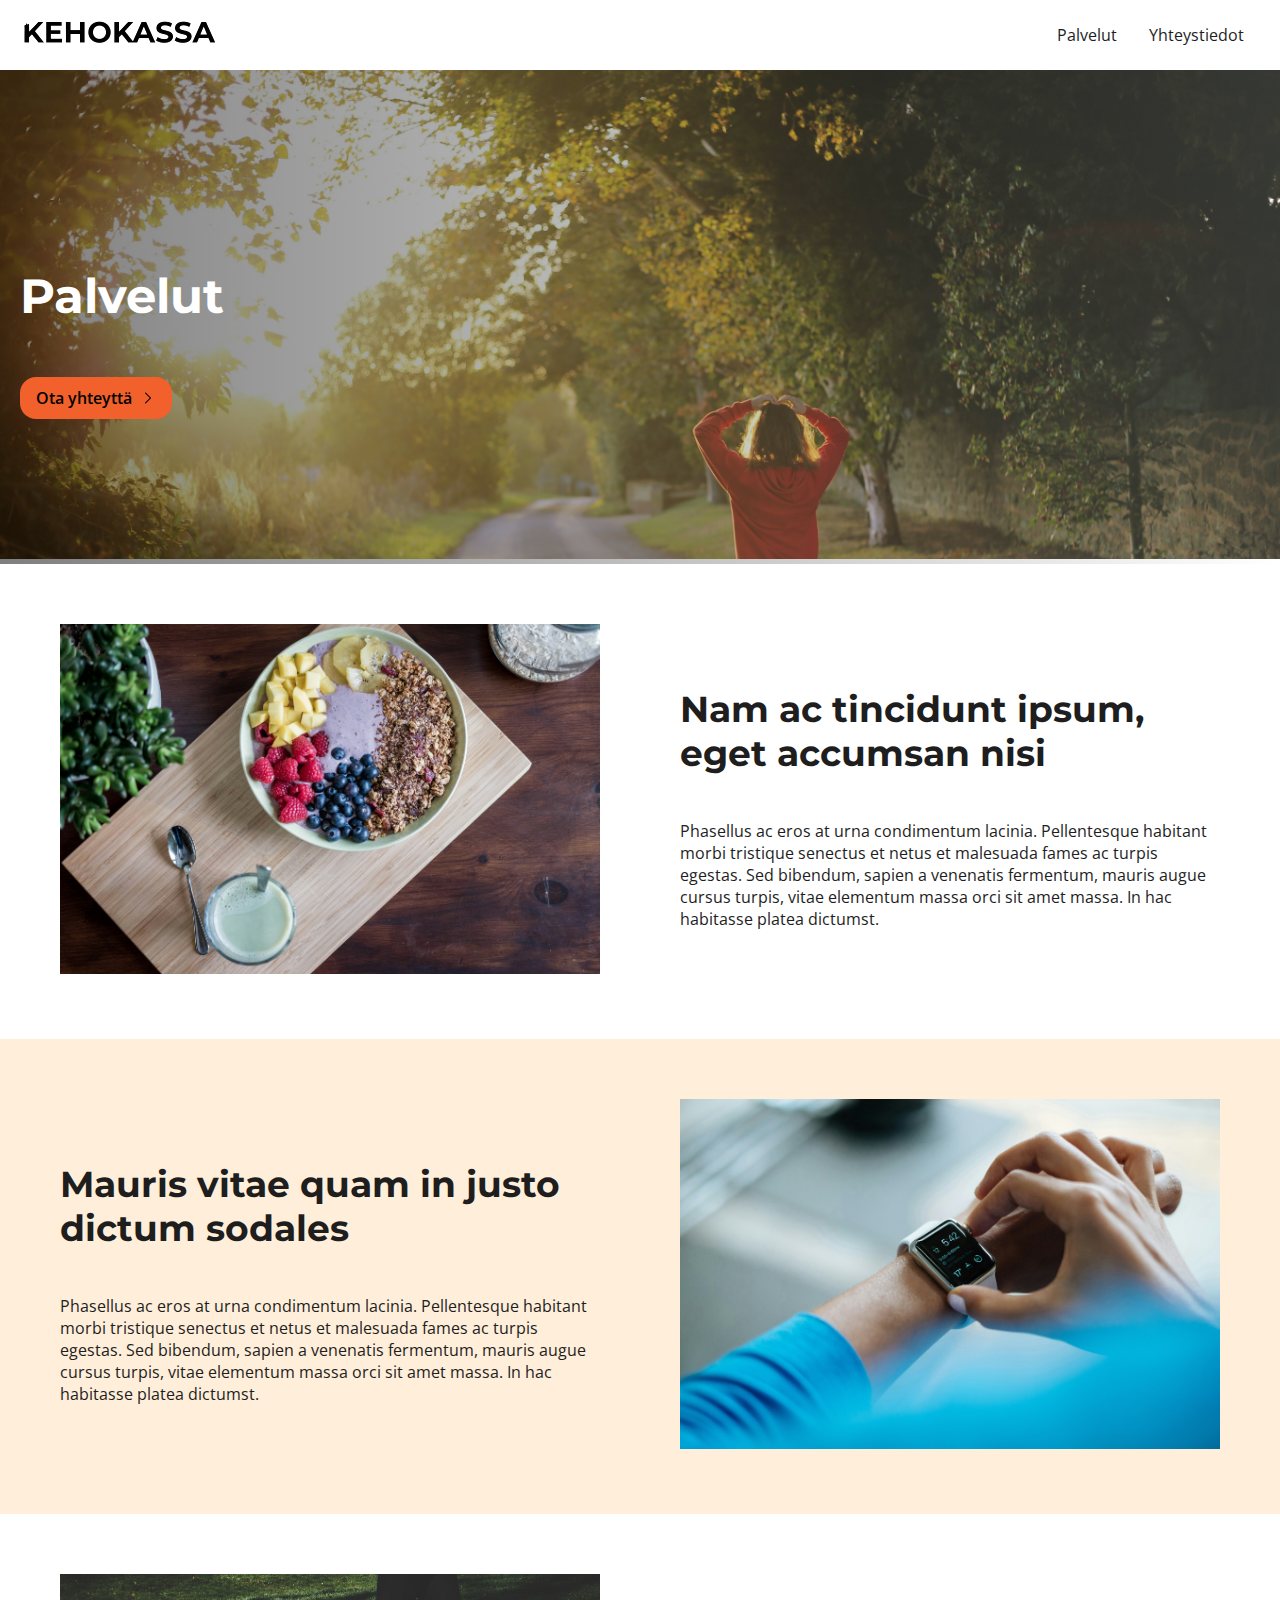
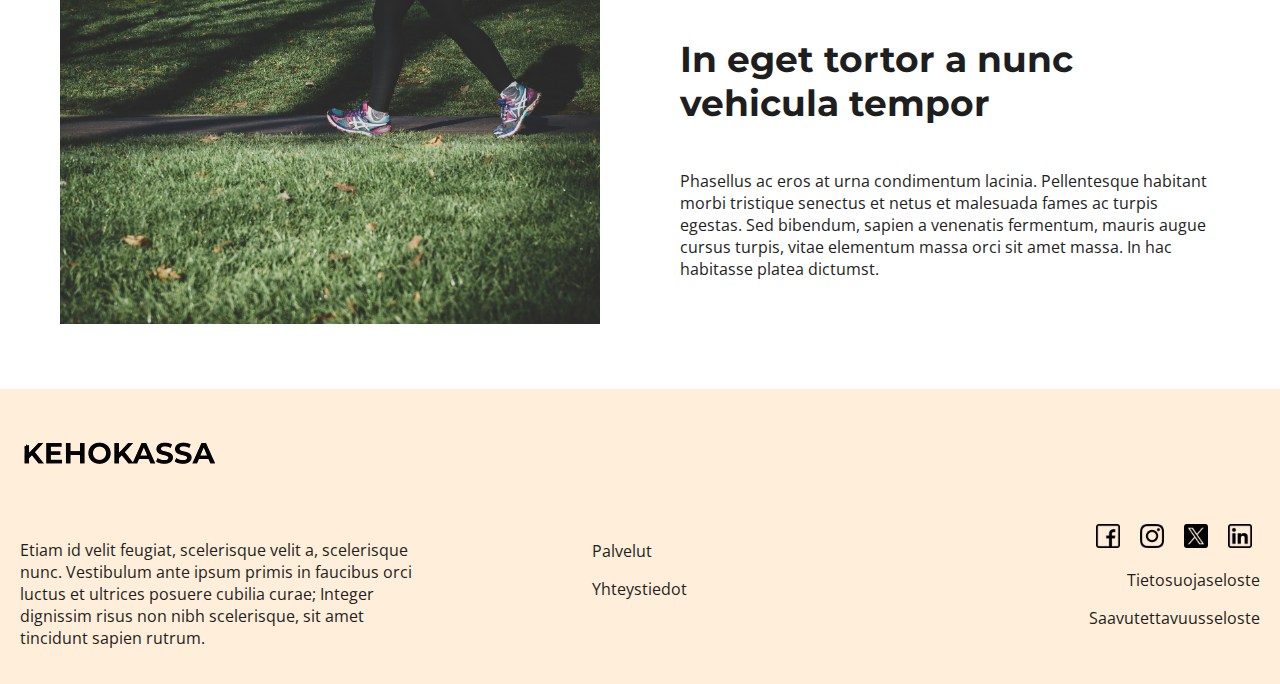
<file: palvelut.html>
<!DOCTYPE html>
<html>
<head>
    <title>Kehokassa</title>
    <meta charset="UTF-8">
    <meta name="description" content="Kehokassa on sinun hyvinvointisi parhaaksi">
    <meta name="keywords" content="keho, hyvinvointi, terveys">
    <meta name="author" content="June-Suk Yang">
    <meta name="viewport" content="width=device-width, initial-scale=1.0">
    <link rel="stylesheet" href="style.css">
    <link href="https://fonts.googleapis.com/css2?family=Montserrat:wght@700&family=Open+Sans&display=swap" rel="stylesheet">
    <script src="script.js"></script>
    <link rel="stylesheet" href="https://cdnjs.cloudflare.com/ajax/libs/font-awesome/6.0.0/css/all.min.css">
</head>
<body>
    <header class="header">
        <div class="logo">
            <a href="index.html">
                <img src="images/logo.png" alt="Kehokassa-logo" width="200" height="50">
            </a>
        </div>
        
        <nav class="desktop-navigation">
            <ul>
                <li><a href="palvelut.html">Palvelut</a></li>
                <li><a href="yhteystiedot.html">Yhteystiedot</a></li>
            </ul>
        </nav>

        <div class="menu-icon" onclick="toggleMenu()">
            <i class="fa fa-bars"></i>
        </div>

        <nav class="mobile-navigation" id="mobile-menu">
            <ul>
                <li><a href="index.html">Etusivu</a></li>
                <li><a href="palvelut.html">Palvelut</a></li>
                <li><a href="yhteystiedot.html">Yhteystiedot</a></li>
            </ul>
        </nav>
    </header>
    <div class="hero">
        <div class="hero-text">
            <h1 class="hero-heading">
                Palvelut
            </h1>
            <a href="yhteystiedot.html" class="hero-button button">Ota yhteyttä</a>
        </div>
        <div class="hero-shadow"></div>
        <img class="hero-img" src="images/hero-bg.jpg" alt="Heron taustakuvassa nainen lenkkeilemässä." width="100%" height="100%">
    </div>

    <div class="image-text-showcases">
        <div class="showcase">
            <div class="container">
                <div class="showcase-image">
                    <img class="image" src="images/aamupala.jpg" alt="Kuva aamupalakulhosta." width="100%" height="350">
                </div>
                <div class="showcase-text">
                    <h2 class="showcase-heading">Nam ac tincidunt ipsum, eget accumsan nisi</h2>
                    <p class="showcase-paragraph">Phasellus ac eros at urna condimentum lacinia. Pellentesque habitant morbi tristique senectus et netus et malesuada fames ac turpis egestas. Sed bibendum, sapien a venenatis fermentum, mauris augue cursus turpis, vitae elementum massa orci sit amet massa. In hac habitasse platea dictumst.</p>
                </div>
            </div>
        </div>
        <div class="showcase text-first">
            <div class="container">
                <div class="showcase-text">
                    <h2 class="showcase-heading">Mauris vitae quam in justo dictum sodales</h2>
                        <p class="showcase-paragraph">Phasellus ac eros at urna condimentum lacinia. Pellentesque habitant morbi tristique senectus et netus et malesuada fames ac turpis egestas. Sed bibendum, sapien a venenatis fermentum, mauris augue cursus turpis, vitae elementum massa orci sit amet massa. In hac habitasse platea dictumst.</p>
                </div> 
                <div class="showcase-image">
                    <img class="image" src="images/watch.jpg" alt="Kuva miehen ranteesta, jossa on aktiivisuuskello." width="100%" height="350">
                </div>
            </div>
        </div>
        <div class="showcase">
            <div class="container">
                <div class="showcase-image">
                    <img class="image" src="images/running-shoes.jpg" alt="Kuva ihmisen juoksukengistä" width="100%" height="350">
                </div>
                <div class="showcase-text">
                    <h2 class="showcase-heading">In eget tortor a nunc vehicula tempor</h2>
                    <p class="showcase-paragraph">Phasellus ac eros at urna condimentum lacinia. Pellentesque habitant morbi tristique senectus et netus et malesuada fames ac turpis egestas. Sed bibendum, sapien a venenatis fermentum, mauris augue cursus turpis, vitae elementum massa orci sit amet massa. In hac habitasse platea dictumst.</p>
                </div>
            </div>
        </div>
    </div>

    <footer class="footer">
        <div class="container">
            <a class="footer-logo" href="index.html">
                <img src="images/logo.png" alt="Kehokassa-logo" width="200" height="50">
            </a>
        </div>
        <div class="container">
        <div class="footer-first-section footer-section">
            <div class="footer-text">
                <p>
                    Etiam id velit feugiat, scelerisque velit a, scelerisque nunc. Vestibulum ante ipsum primis in faucibus orci luctus et ultrices posuere cubilia curae; Integer dignissim risus non nibh scelerisque, sit amet tincidunt sapien rutrum.
                </p>
            </div>
        </div>
        <div class="footer-menu footer-section">
            <nav class="footer-navigation">
                <ul>
                    <li><a href="palvelut.html">Palvelut</a></li>
                    <li><a href="yhteystiedot.html">Yhteystiedot</a></li>
                </ul>
            </nav>
        </div>
        <div class="footer-third-section footer-section">
            <div class="footer-some">
                <a href="https://www.facebook.com/kehokassa" target="_blank" title="Kehokassa Facebook"><img class="some-img" src="images/facebook.png" alt="Facebook-logo" width="24" height="24"></a>
                <a href="https://www.instagram.com/kehokassa" target="_blank" title="Kehokassa Instagram"><img class="some-img" src="images/instagram.png" alt="Instagram-logo" width="24" height="24"></a>
                <a href="https://www.x.com/kehokassa" target="_blank" title="Kehokassa X"><img class="some-img" src="images/twitter.png" alt="Twitter-logo" width="24" height="24"></a>
                <a href="https://www.linkedin.com/kehokassa" target="_blank" title="Kehokassa LinkedIn"><img class="some-img" src="images/linkedin.png" alt="LinkedIn-logo" width="24" height="24"></a>
            </div>
            <div class="footer-secondary-menu">
                <nav class="footer-navigation">
                    <ul>
                        <li><a href="#">Tietosuojaseloste</a></li>
                        <li><a href="#">Saavutettavuusseloste</a></li>
                    </ul>
                </nav>
            </div>
        </div>
        </div>
    </footer>
</body>
</html>
</file>
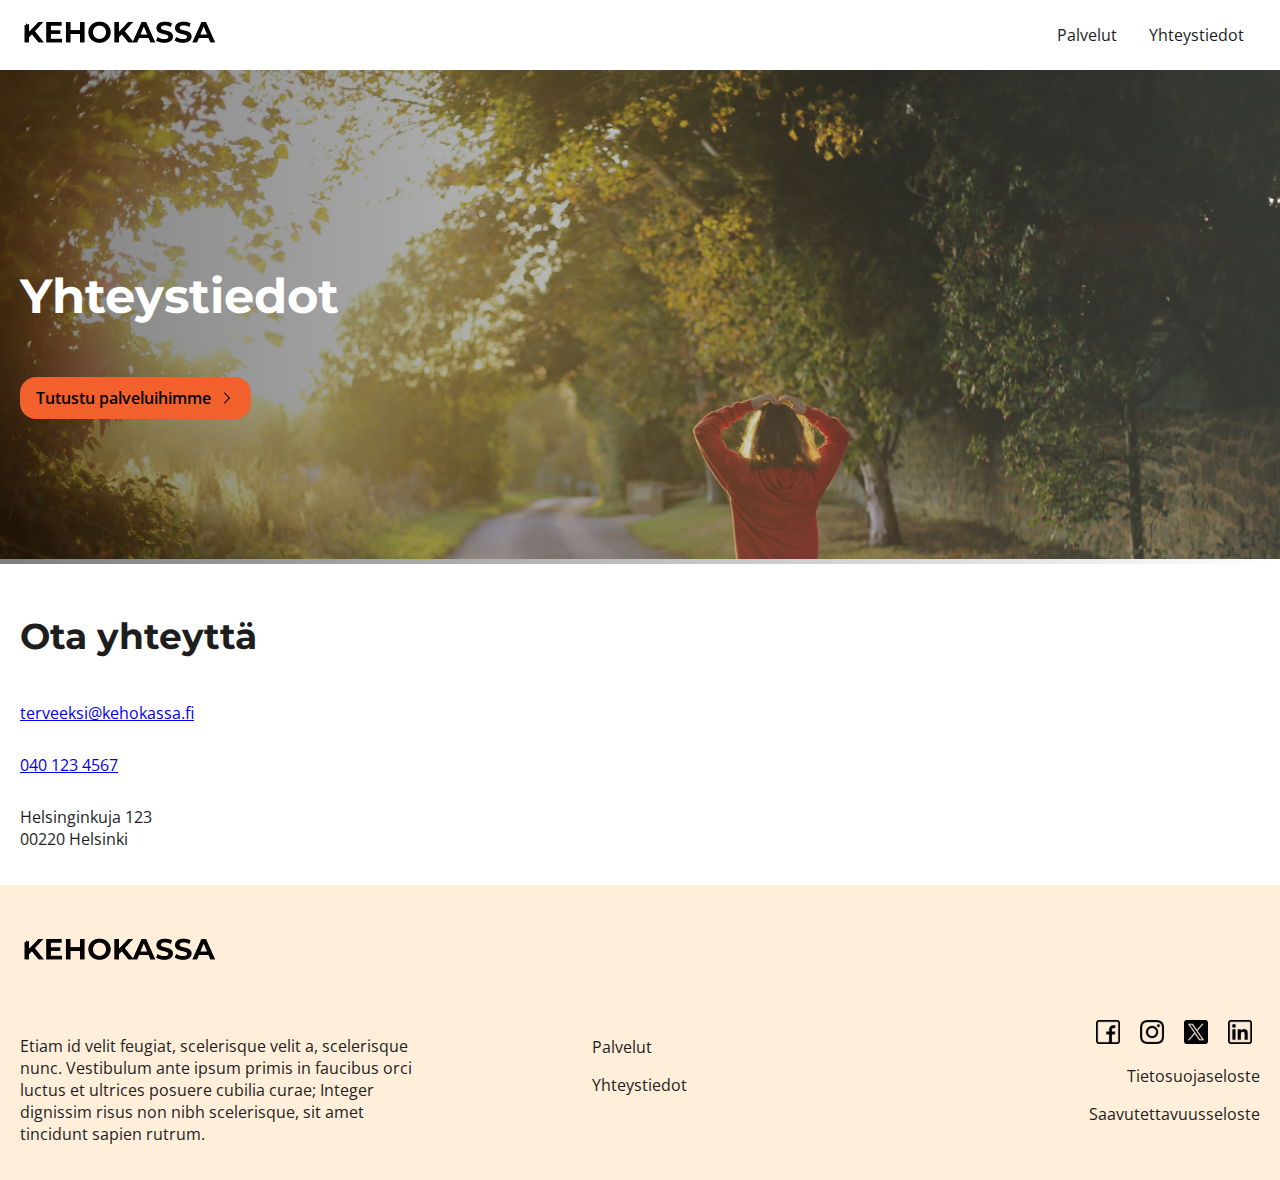
<file: yhteystiedot.html>
<!DOCTYPE html>
<html>
<head>
    <title>Kehokassa</title>
    <meta charset="UTF-8">
    <meta name="description" content="Kehokassa on sinun hyvinvointisi parhaaksi">
    <meta name="keywords" content="keho, hyvinvointi, terveys">
    <meta name="author" content="June-Suk Yang">
    <meta name="viewport" content="width=device-width, initial-scale=1.0">
    <link rel="stylesheet" href="style.css">
    <link href="https://fonts.googleapis.com/css2?family=Montserrat:wght@700&family=Open+Sans&display=swap" rel="stylesheet">
    <script src="script.js"></script>
    <link rel="stylesheet" href="https://cdnjs.cloudflare.com/ajax/libs/font-awesome/6.0.0/css/all.min.css">
</head>
<body>
    <header class="header">
        <div class="logo">
            <a href="index.html">
                <img src="images/logo.png" alt="Kehokassa-logo" width="200" height="50">
            </a>
        </div>
        
        <nav class="desktop-navigation">
            <ul>
                <li><a href="palvelut.html">Palvelut</a></li>
                <li><a href="yhteystiedot.html">Yhteystiedot</a></li>
            </ul>
        </nav>

        <div class="menu-icon" onclick="toggleMenu()">
            <i class="fa fa-bars"></i>
        </div>

        <nav class="mobile-navigation" id="mobile-menu">
            <ul>
                <li><a href="index.html">Etusivu</a></li>
                <li><a href="palvelut.html">Palvelut</a></li>
                <li><a href="yhteystiedot.html">Yhteystiedot</a></li>
            </ul>
        </nav>
    </header>
    <div class="hero">
        <div class="hero-text">
            <h1 class="hero-heading">
                Yhteystiedot
            </h1>
            <a href="palvelut.html" class="hero-button button">Tutustu palveluihimme</a>
        </div>
        <div class="hero-shadow"></div>
        <img class="hero-img" src="images/hero-bg.jpg" alt="Heron taustakuvassa nainen lenkkeilemässä." width="100%" height="100%">
    </div>
    <div class="contacts">
        <div class="container">
            <h2>Ota yhteyttä</h2>
            <p>
                <a href="mailto:terveeksi@kehokassa.fi">terveeksi@kehokassa.fi</a>
            </p>
            <p>
                <a href="tel:0401234567">040 123 4567</a>
            </p>
            <p>
                Helsinginkuja 123
                <br/>
                00220 Helsinki
            </p>
        </div>
    </div>
    <footer class="footer">
        <div class="container">
            <a class="footer-logo" href="index.html">
                <img src="images/logo.png" alt="Kehokassa-logo" width="200" height="50">
            </a>
        </div>
        <div class="container">
        <div class="footer-first-section footer-section">
            <div class="footer-text">
                <p>
                    Etiam id velit feugiat, scelerisque velit a, scelerisque nunc. Vestibulum ante ipsum primis in faucibus orci luctus et ultrices posuere cubilia curae; Integer dignissim risus non nibh scelerisque, sit amet tincidunt sapien rutrum.
                </p>
            </div>
        </div>
        <div class="footer-menu footer-section">
            <nav class="footer-navigation">
                <ul>
                    <li><a href="palvelut.html">Palvelut</a></li>
                    <li><a href="yhteystiedot.html">Yhteystiedot</a></li>
                </ul>
            </nav>
        </div>
        <div class="footer-third-section footer-section">
            <div class="footer-some">
                <a href="https://www.facebook.com/kehokassa" target="_blank" title="Kehokassa Facebook"><img class="some-img" src="images/facebook.png" alt="Facebook-logo" width="24" height="24"></a>
                <a href="https://www.instagram.com/kehokassa" target="_blank" title="Kehokassa Instagram"></a><img class="some-img" src="images/instagram.png" alt="Instagram-logo" width="24" height="24"></a>
                <a href="https://www.x.com/kehokassa" target="_blank" title="Kehokassa X"></a><img class="some-img" src="images/twitter.png" alt="Twitter-logo" width="24" height="24"></a>
                <a href="https://www.linkedin.com/kehokassa" target="_blank" title="Kehokassa LinkedIn"></a><img class="some-img" src="images/linkedin.png" alt="LinkedIn-logo" width="24" height="24"></a>
            </div>
            <div class="footer-secondary-menu">
                <nav class="footer-navigation">
                    <ul>
                        <li><a href="#">Tietosuojaseloste</a></li>
                        <li><a href="#">Saavutettavuusseloste</a></li>
                    </ul>
                </nav>
            </div>
        </div>
        </div>
    </footer>
</body>
</html>
</file>
<file: style.css>
body {
    font-family: 'Open Sans', sans-serif;
    font-size: 16px;
    color: #1e1e1e;
    background-color: #ffffff;
    margin: 0;
    padding: 0;
}

h1, h2, h3, h4, h5, h6 {
    font-family: 'Montserrat', sans-serif;
    font-weight: bold;
    color: #1e1e1e;
}

h1 { font-size: 48px; }
h2 { font-size: 36px; }
h3 { font-size: 30px; }
h4 { font-size: 26px; }
h5 { font-size: 24px; }
h6 { font-size: 20px; }

p {
    font-size: 16px;
    color: #1e1e1e;
    margin: 15px 0;
}

img {
    object-fit: cover;
}

.container {
    display: flex;
    max-width: 1400px;
    margin: auto;
    padding: 20px;
}

.header {
    display: flex;
    justify-content: space-between;
    align-items: center;
    padding: 0 20px;
}

/*Desktop menu*/
.desktop-navigation ul {
    display: flex;
    list-style-type: none;
    margin: 0;
    padding: 0;
}

.desktop-navigation ul li {
    margin: 24px 16px;
}

.desktop-navigation ul li a {
    color: #1e1e1e;
    text-decoration: none;
}

.desktop-navigation ul li a:hover {
    text-decoration: underline;
}

.menu-icon {
    display: none;
    font-size: 24px;
    cursor: pointer;
}

/*Mobile menu*/
.mobile-navigation {
    display: none;
    background-color: #ffeed9;
    position: absolute;
    top: 50px;
    right: 0;
    width: 100%;
    z-index: 2000;
}

.mobile-navigation ul {
    list-style: none;
    padding: 0;
}

.mobile-navigation ul li a {
    color: #1e1e1e;
    text-decoration: none;
    display: block;
    padding: 10px 20px;
}

/*Hero element*/
.hero {
    position: relative;
    min-height: 400px;
    max-height: 800px;
}

.hero-text {
    position: absolute;
    top: 0;
    bottom: 0;
    left: 0;
    right: 0;
    width: 100%;
    max-width: 1400px;
    margin: 0 auto;
    z-index: 100;
    display: flex;
    flex-direction: column;
    justify-content: center;
}

.hero-button {
    max-width: 200px;
    margin: 0 20px;
    width: max-content;
}

.hero-img {
    min-height: 400px;
    max-height: 800px;
}

.hero-heading {
    color: #ffffff;
    padding: 20px;
}

.hero-shadow {
    position: absolute;
    top: 0;
    bottom: 0;
    left: 0;
    right: 0;
    background: linear-gradient(to right, rgba(0, 0, 0, 0.5), rgba(255, 255, 255, 0.2));
    min-height: 400px;
    max-height: 800px;
}

/*Icon showcases element*/
.icon-showcases {
    background-color: #ffeed9;
}

.icon-showcases .container {
    justify-content: space-around;
}

.icon-showcase {
    justify-items: center;
    margin: 30px;

    p {
        text-align: center;
    }
}

i {
    font-size: 40px;
}

/*Showcases element*/
.showcase {
    display: flex;
}

.showcase.text-first {
    background-color: #ffeed9;
}

.showcase-image {
    width: 50%;
    padding: 40px;
}

.showcase-text {
    display: flex;
    flex-direction: column;
    justify-content: center;
    width: 50%;
    padding: 40px;
}

/*Links element*/
.links .button {
    margin: 4px 8px 4px 0;
}

.links-wrapper {
    padding-bottom: 20px;
}

/*Button styles*/
button, .button {
    padding: 10px 16px;
    background-color: #f2602b;
    color: #000000;
    border-radius: 16px;
    border: none;
    display: inline-flex;
    align-items: center;
    text-decoration: none;
    font-weight: 600;
}

button::after, .button::after {
    content: "";
    display: inline-block;
    width: 16px;
    height: 16px;
    background-image: url('images/chevron.png');
    background-size: 16px 16px;
    background-repeat: no-repeat;
    margin-left: 8px;
}

button:hover, .button:hover {
    text-decoration: underline;
}

/*Contacts element*/
.contacts {
    .container {
        flex-direction: column;
    }
}

/*Footer*/
.footer {
    background-color: #ffeed9;
}

.footer-logo {
    margin-top: 20px;
}

.footer-section {
    flex: 1;
}

.footer-menu {
    place-items: center;
}

.footer-navigation {
    margin: 8px 0;
}

.footer-navigation ul {
    display: flex;
    flex-direction: column;
    list-style-type: none;
    margin: 0;
    padding: 0;
}

.footer-navigation ul li {
    margin: 8px 0;
}

.footer-navigation ul li a {
    color: #1e1e1e;
    text-decoration: none;
}

.footer-navigation ul li a:hover {
    text-decoration: underline;
}

.footer-some {
    text-align: right;
}

.footer-some img {
    margin: 0 8px;
}

.footer-secondary-menu {
    text-align: right;
}

/*Responsive styles*/
@media screen and (max-width: 800px) {
    h1 { font-size: 36px; }
    h2 { font-size: 32px; }
    h3 { font-size: 26px; }
    h4 { font-size: 22px; }
    h5 { font-size: 20px; }
    h6 { font-size: 18px; }

    .container {
        display: block;
    }

    .icon-showcases {
        display: block;
    }

    i {
        font-size: 30px;
    }

    .icon-showcase {
        margin: 0;
        margin-bottom: 30px;
        text-align: center;
    }

    .showcase {
        display: block;
    }

    .showcase-image {
        width: 100%;
        padding: 0;
    }

    .showcase-text {
        width: 100%;
        padding: 0;
    }

    .footer .footer-menu {
        place-items: initial;
    }

    .desktop-navigation {
        display: none; 
    }

    .menu-icon {
        display: block; 
    }
}
</file>
